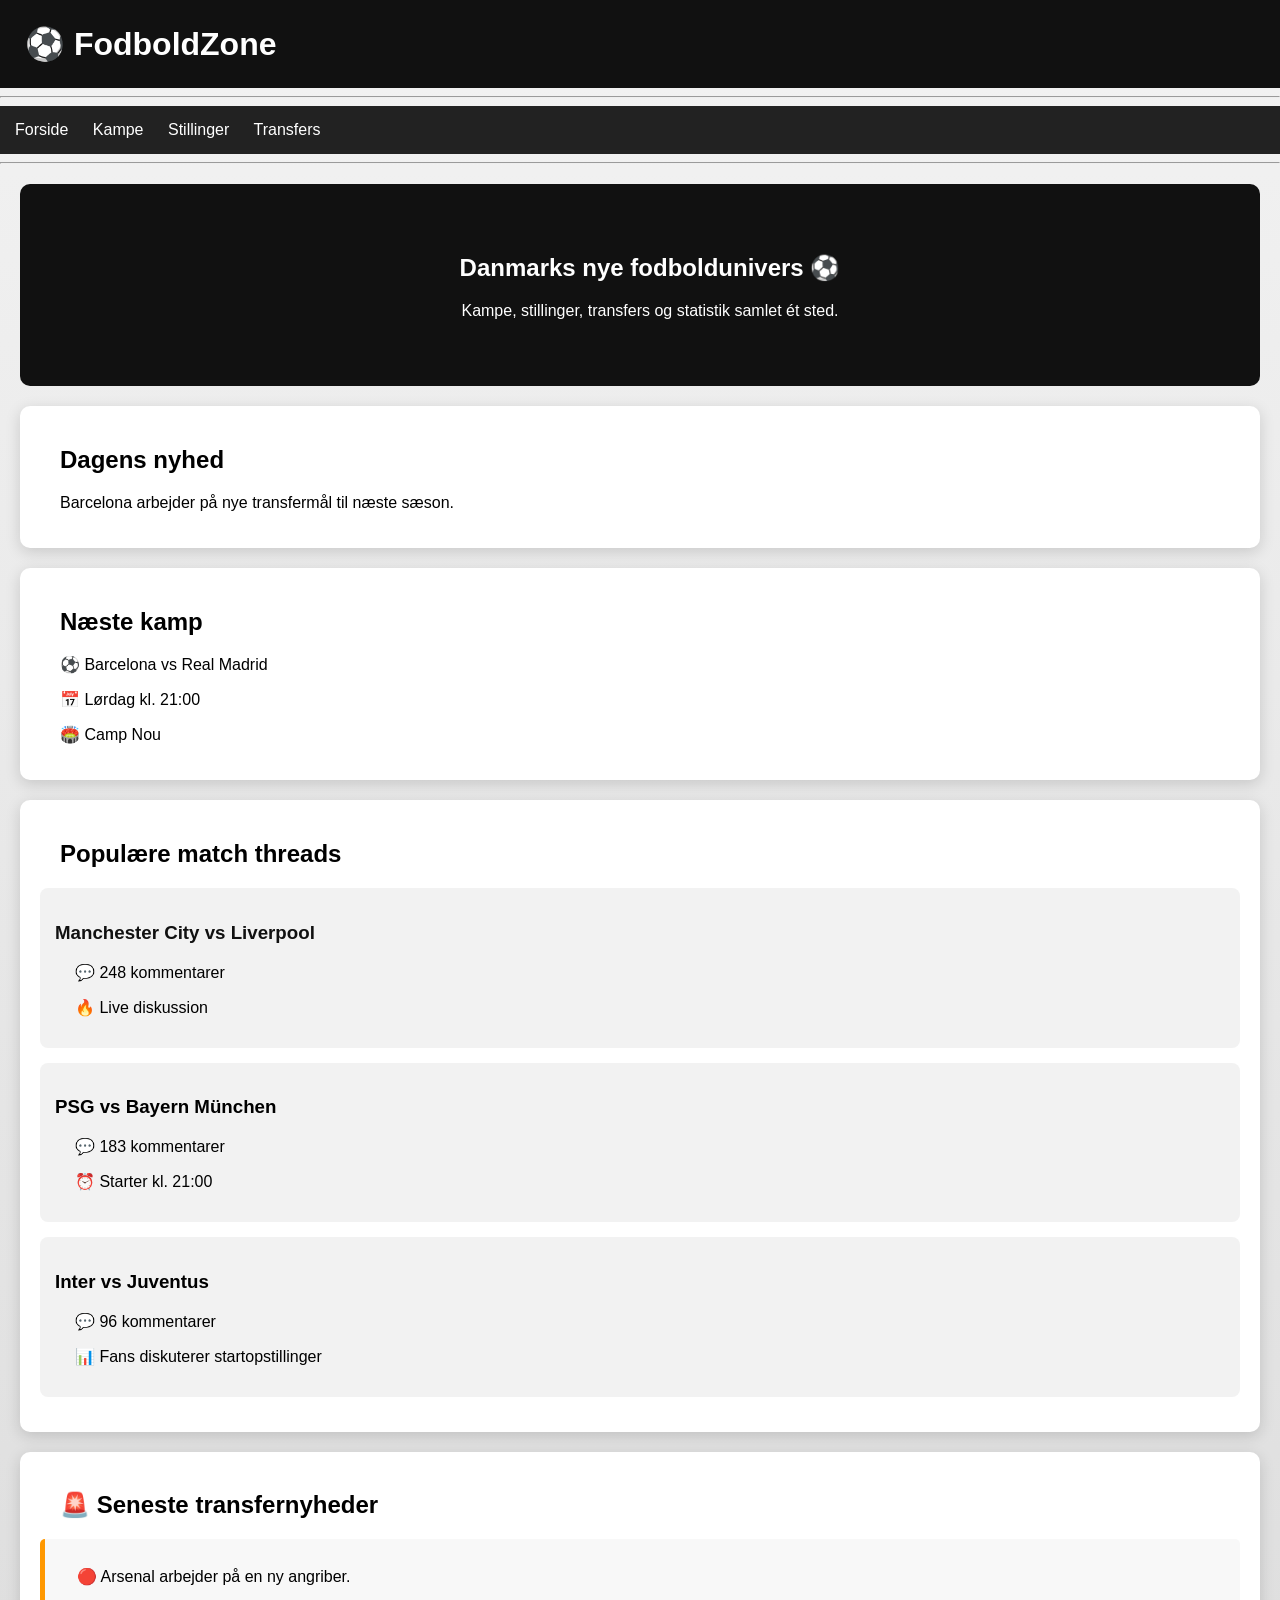
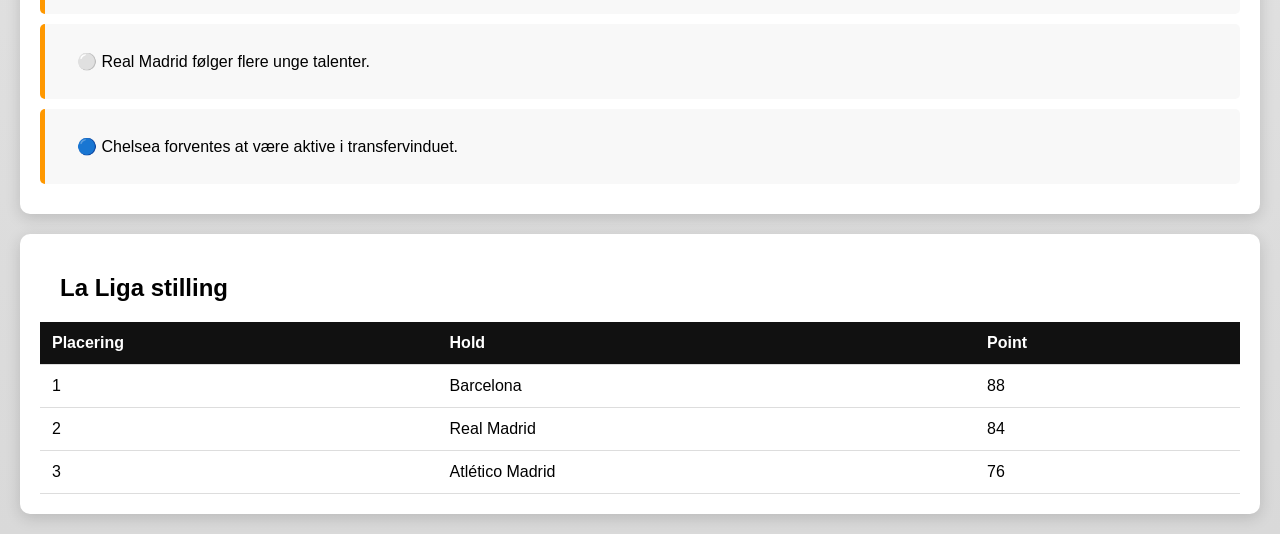
<file: index.html>
<!DOCTYPE html>
<html>

<head>
    <meta charset="UTF-8">
    <title>FodboldZone</title>
    <link rel="stylesheet" href="style.css">
</head>

<body>

    <h1>⚽ FodboldZone</h1>

    <hr>
    <nav>
        <a href="index.html">Forside</a>
        <a href="kampe.html">Kampe</a>
        <a href="stillinger.html">Stillinger</a>
        <a href="transfers.html">Transfers</a>
    </nav>
    <hr>

    <div class="hero">
        <h2>Danmarks nye fodboldunivers ⚽</h2>
        <p>Kampe, stillinger, transfers og statistik samlet ét sted.</p>
    </div>

    <div class="nyhed">
        <h2>Dagens nyhed</h2>

        <p>Barcelona arbejder på nye transfermål til næste sæson.</p>
    </div>
    <div class="kampkort">
        <h2>Næste kamp</h2>

        <p>⚽ Barcelona vs Real Madrid</p>
        <p>📅 Lørdag kl. 21:00</p>
        <p>🏟️ Camp Nou</p>
    </div>
    <div class="threads">
        <h2>Populære match threads</h2>

        <div class="thread">
            <h3><a class="thread-link" href="kamp.html">Manchester City vs Liverpool</a></h3>
            <p>💬 248 kommentarer</p>
            <p>🔥 Live diskussion</p>
        </div>

        <div class="thread">
            <h3>PSG vs Bayern München</h3>
            <p>💬 183 kommentarer</p>
            <p>⏰ Starter kl. 21:00</p>
        </div>

        <div class="thread">
            <h3>Inter vs Juventus</h3>
            <p>💬 96 kommentarer</p>
            <p>📊 Fans diskuterer startopstillinger</p>
        </div>
    </div>
    <div class="transfers">
        <h2>🚨 Seneste transfernyheder</h2>

        <div class="transfer">
            <p>🔴 Arsenal arbejder på en ny angriber.</p>
        </div>

        <div class="transfer">
            <p>⚪ Real Madrid følger flere unge talenter.</p>
        </div>

        <div class="transfer">
            <p>🔵 Chelsea forventes at være aktive i transfervinduet.</p>
        </div>
    </div>
    <div class="ligatabel">
        <h2>La Liga stilling</h2>

        <table>
            <tr>
                <th>Placering</th>
                <th>Hold</th>
                <th>Point</th>
            </tr>
            <tr>
                <td>1</td>
                <td>Barcelona</td>
                <td>88</td>
            </tr>
            <tr>
                <td>2</td>
                <td>Real Madrid</td>
                <td>84</td>
            </tr>
            <tr>
                <td>3</td>
                <td>Atlético Madrid</td>
                <td>76</td>
            </tr>
        </table>
    </div>

</body>

</html>
</file>
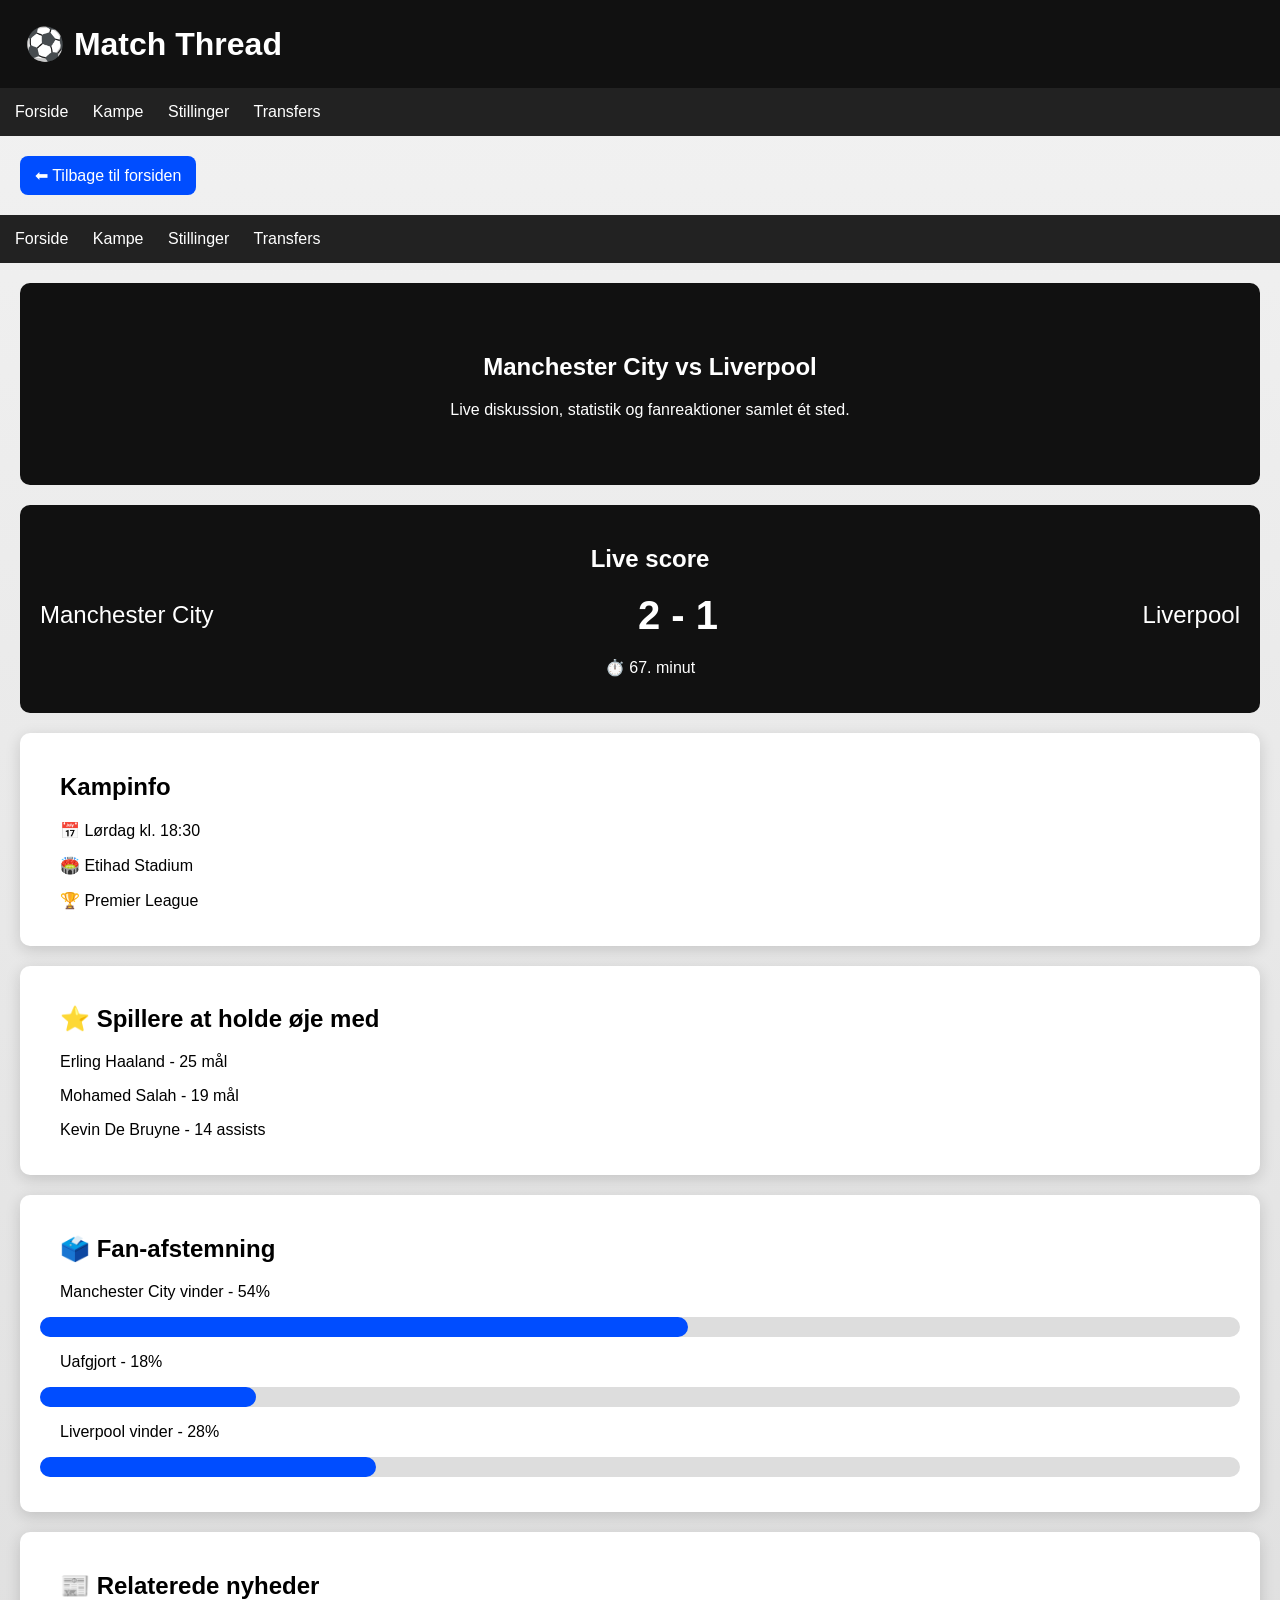
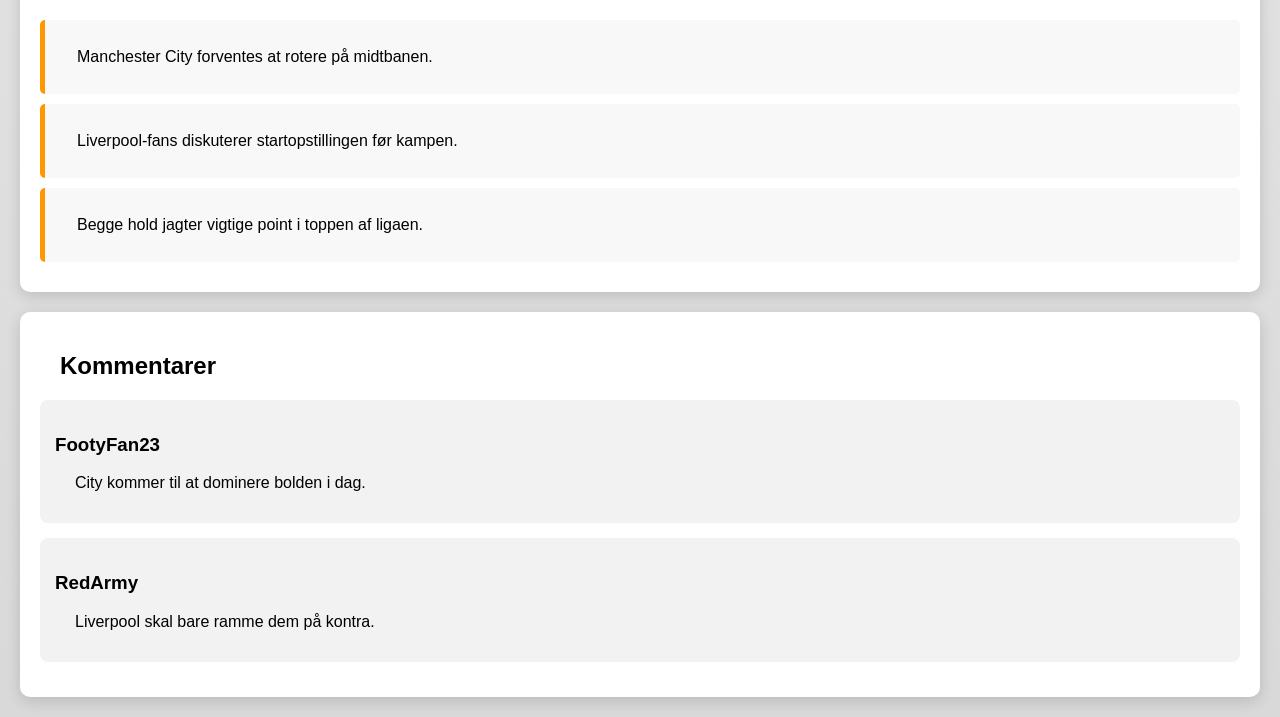
<file: kamp.html>
<!DOCTYPE html>
<html>

<head>
    <meta charset="UTF-8">
    <title>Match Thread</title>
    <link rel="stylesheet" href="style.css">
</head>

<body>

    <h1>⚽ Match Thread</h1>
    <nav>
        <a href="index.html">Forside</a>
        <a href="kampe.html">Kampe</a>
        <a href="stillinger.html">Stillinger</a>
        <a href="transfers.html">Transfers</a>
    </nav>
    <a class="back-button" href="index.html">⬅ Tilbage til forsiden</a>
    <nav>
        <a href="index.html">Forside</a>
        <a href="">Kampe</a>
        <a href="">Stillinger</a>
        <a href="">Transfers</a>
    </nav>

    <div class="hero">
        <h2>Manchester City vs Liverpool</h2>
        <p>Live diskussion, statistik og fanreaktioner samlet ét sted.</p>
    </div>
    <div class="scoreboard">
        <h2>Live score</h2>
        <div class="score">
            <span>Manchester City</span>
            <strong>2 - 1</strong>
            <span>Liverpool</span>
        </div>
        <p>⏱️ 67. minut</p>
    </div>
    <div class="kampkort">
        <h2>Kampinfo</h2>
        <p>📅 Lørdag kl. 18:30</p>
        <p>🏟️ Etihad Stadium</p>
        <p>🏆 Premier League</p>
    </div>
    <div class="kampkort">
        <h2>⭐ Spillere at holde øje med</h2>

        <p>Erling Haaland - 25 mål</p>
        <p>Mohamed Salah - 19 mål</p>
        <p>Kevin De Bruyne - 14 assists</p>
    </div>
    <div class="nyhed">
        <h2>🗳️ Fan-afstemning</h2>

        <p>Manchester City vinder - 54%</p>

        <div class="bar">
            <div class="fill" style="width:54%;"></div>
        </div>

        <p>Uafgjort - 18%</p>

        <div class="bar">
            <div class="fill" style="width:18%;"></div>
        </div>

        <p>Liverpool vinder - 28%</p>

        <div class="bar">
            <div class="fill" style="width:28%;"></div>
        </div>
    </div>
    <div class="transfers">
        <h2>📰 Relaterede nyheder</h2>

        <div class="transfer">
            <p>Manchester City forventes at rotere på midtbanen.</p>
        </div>

        <div class="transfer">
            <p>Liverpool-fans diskuterer startopstillingen før kampen.</p>
        </div>

        <div class="transfer">
            <p>Begge hold jagter vigtige point i toppen af ligaen.</p>
        </div>
    </div>
    <div class="threads">
        <h2>Kommentarer</h2>

        <div class="thread">
            <h3>FootyFan23</h3>
            <p>City kommer til at dominere bolden i dag.</p>
        </div>

        <div class="thread">
            <h3>RedArmy</h3>
            <p>Liverpool skal bare ramme dem på kontra.</p>
        </div>
    </div>

</body>

</html>
</file>
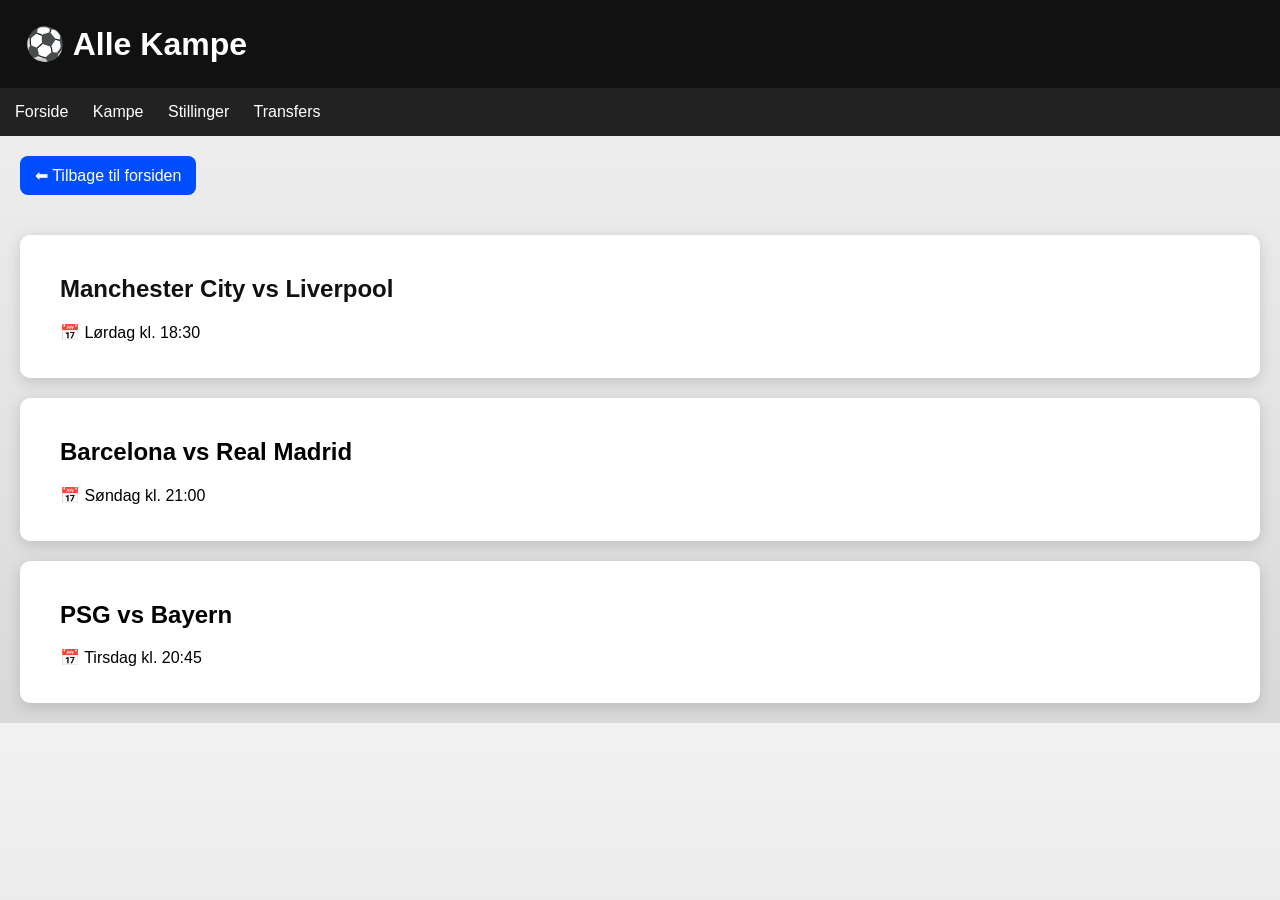
<file: kampe.html>
<!DOCTYPE html>
<html>

<head>
    <meta charset="UTF-8">
    <title>Kampe</title>
    <link rel="stylesheet" href="style.css">
</head>

<body>

    <h1>⚽ Alle Kampe</h1>
    <nav>
        <a href="index.html">Forside</a>
        <a href="kampe.html">Kampe</a>
        <a href="stillinger.html">Stillinger</a>
        <a href="transfers.html">Transfers</a>
    </nav>
    <a class="back-button" href="index.html">⬅ Tilbage til forsiden</a>

    <div class="kampkort">
        <h2><a class="thread-link" href="kamp.html">Manchester City vs Liverpool</a></h2>
        <p>📅 Lørdag kl. 18:30</p>
    </div>

    <div class="kampkort">
        <h2>Barcelona vs Real Madrid</h2>
        <p>📅 Søndag kl. 21:00</p>
    </div>

    <div class="kampkort">
        <h2>PSG vs Bayern</h2>
        <p>📅 Tirsdag kl. 20:45</p>
    </div>

</body>

</html>
</file>
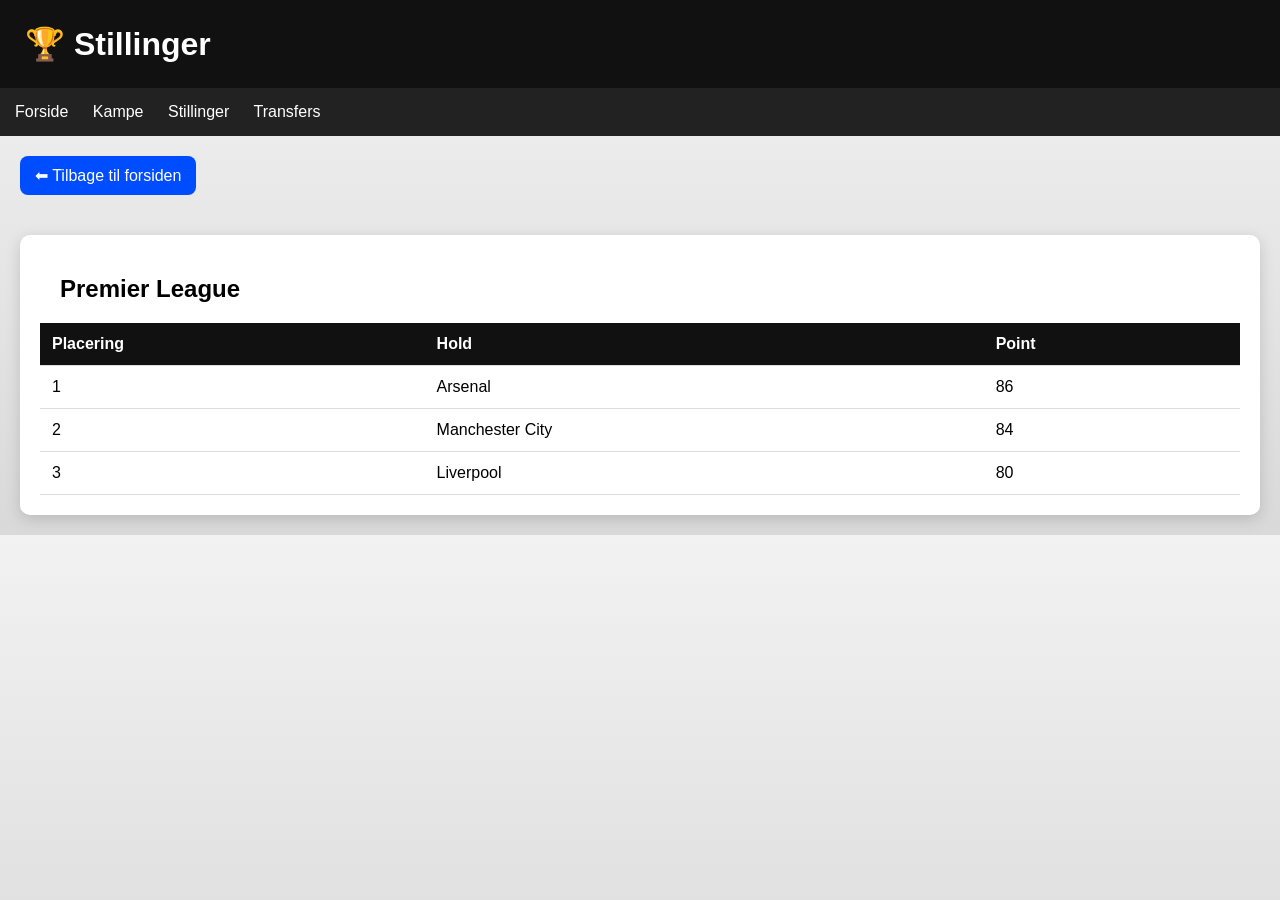
<file: stillinger.html>
<!DOCTYPE html>
<html>

<head>
    <meta charset="UTF-8">
    <title>Stillinger</title>
    <link rel="stylesheet" href="style.css">
</head>

<body>

    <h1>🏆 Stillinger</h1>
    <nav>
        <a href="index.html">Forside</a>
        <a href="kampe.html">Kampe</a>
        <a href="stillinger.html">Stillinger</a>
        <a href="transfers.html">Transfers</a>
    </nav>
    <a class="back-button" href="index.html">⬅ Tilbage til forsiden</a>

    <div class="ligatabel">
        <h2>Premier League</h2>

        <table>
            <tr>
                <th>Placering</th>
                <th>Hold</th>
                <th>Point</th>
            </tr>
            <tr>
                <td>1</td>
                <td>Arsenal</td>
                <td>86</td>
            </tr>
            <tr>
                <td>2</td>
                <td>Manchester City</td>
                <td>84</td>
            </tr>
            <tr>
                <td>3</td>
                <td>Liverpool</td>
                <td>80</td>
            </tr>
        </table>
    </div>

</body>

</html>
</file>
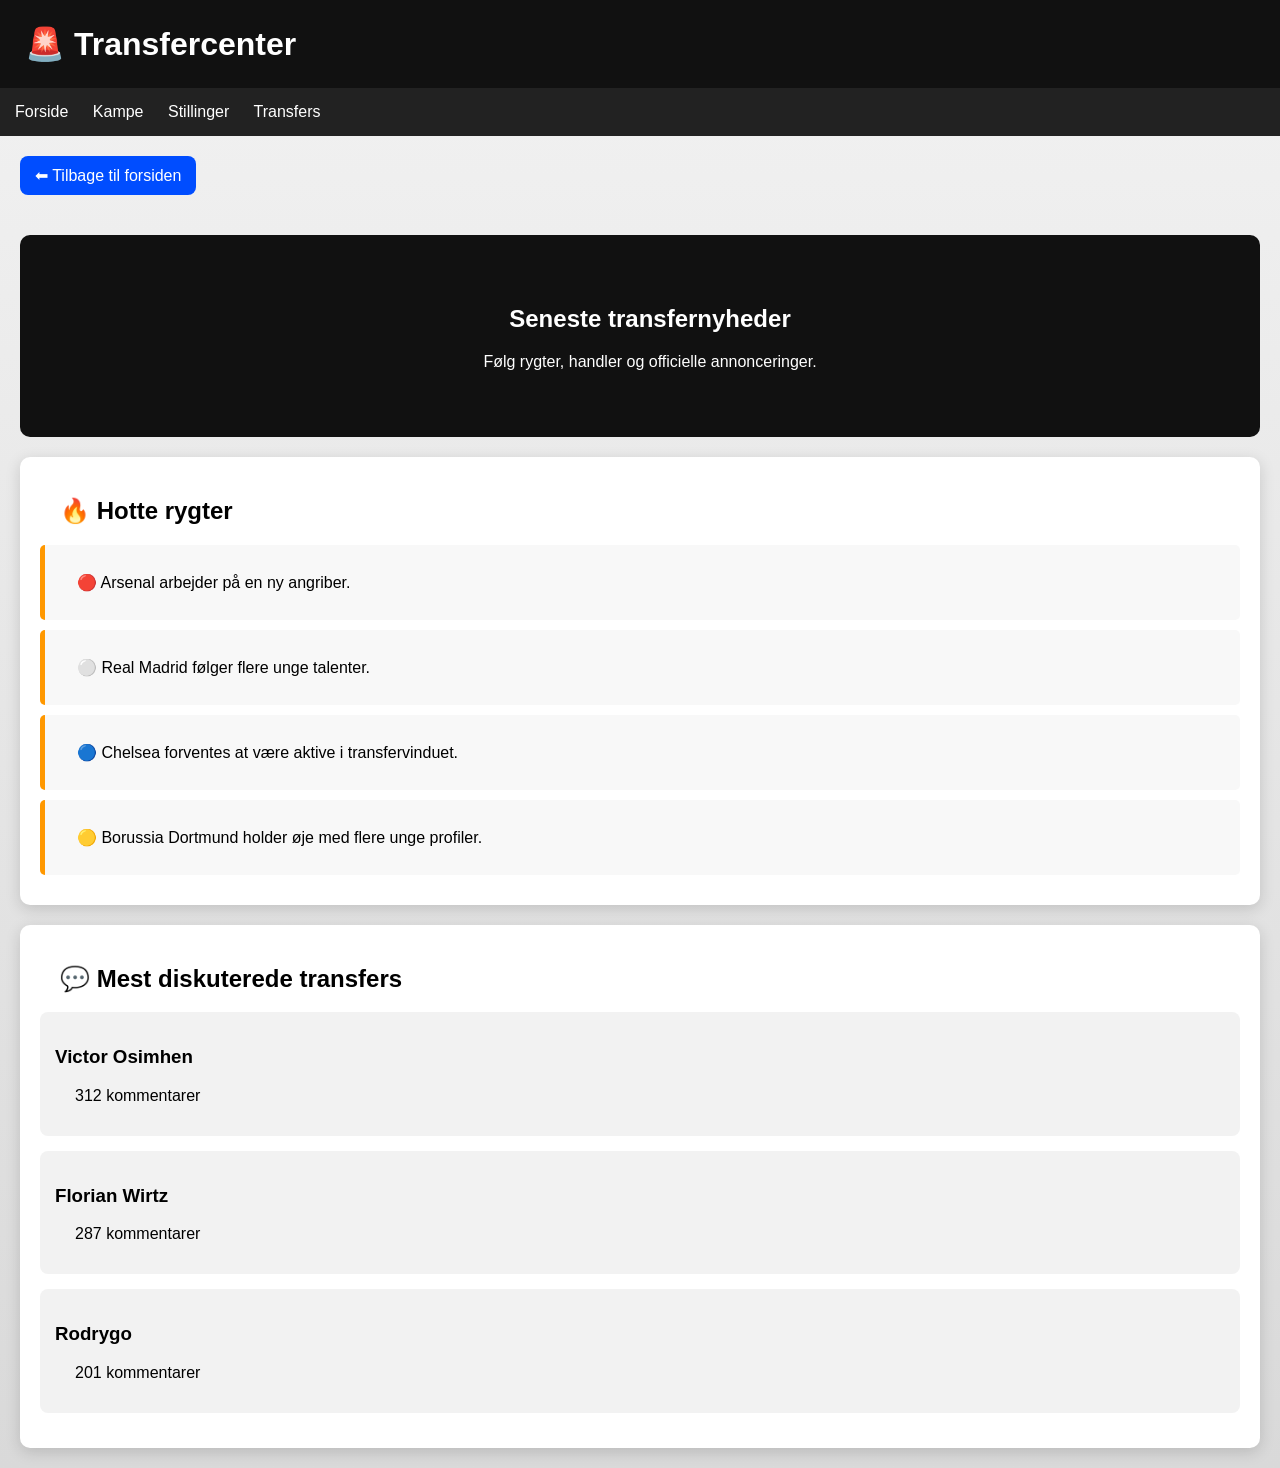
<file: transfers.html>
<!DOCTYPE html>
<html>

<head>
    <meta charset="UTF-8">
    <title>Transfers</title>
    <link rel="stylesheet" href="style.css">
</head>

<body>

    <h1>🚨 Transfercenter</h1>
    <nav>
        <a href="index.html">Forside</a>
        <a href="kampe.html">Kampe</a>
        <a href="stillinger.html">Stillinger</a>
        <a href="transfers.html">Transfers</a>
    </nav>
    <a class="back-button" href="index.html">⬅ Tilbage til forsiden</a>

    <div class="hero">
        <h2>Seneste transfernyheder</h2>
        <p>Følg rygter, handler og officielle annonceringer.</p>
    </div>

    <div class="transfers">
        <h2>🔥 Hotte rygter</h2>

        <div class="transfer">
            <p>🔴 Arsenal arbejder på en ny angriber.</p>
        </div>

        <div class="transfer">
            <p>⚪ Real Madrid følger flere unge talenter.</p>
        </div>

        <div class="transfer">
            <p>🔵 Chelsea forventes at være aktive i transfervinduet.</p>
        </div>

        <div class="transfer">
            <p>🟡 Borussia Dortmund holder øje med flere unge profiler.</p>
        </div>
    </div>

    <div class="threads">
        <h2>💬 Mest diskuterede transfers</h2>

        <div class="thread">
            <h3>Victor Osimhen</h3>
            <p>312 kommentarer</p>
        </div>

        <div class="thread">
            <h3>Florian Wirtz</h3>
            <p>287 kommentarer</p>
        </div>

        <div class="thread">
            <h3>Rodrygo</h3>
            <p>201 kommentarer</p>
        </div>
    </div>

</body>

</html>
</file>
<file: style.css>
body {
    margin: 0;
    font-family: Arial, sans-serif;
    background: linear-gradient(to bottom, #f2f2f2, #d9d9d9);
}

h1 {
    background-color: #111;
    color: white;
    padding: 25px;
    margin: 0;
}

a {
    color: white;
    text-decoration: none;
    margin-right: 20px;
    transition: 0.3s;
}

a:hover {
    color: gold;
}

nav {
    background-color: #222;
    padding: 15px;
}

h2 {
    margin-left: 20px;
}

p {
    margin-left: 20px;
}

.nyhed {
    background-color: white;
    margin: 20px;
    padding: 20px;
    border-radius: 10px;
}

.kampkort {
    background-color: white;
    margin: 20px;
    padding: 20px;
    border-radius: 10px;
}

.ligatabel {
    background-color: white;
    margin: 20px;
    padding: 20px;
    border-radius: 10px;
}

table {
    width: 100%;
    border-collapse: collapse;
}

th {
    background-color: #111;
    color: white;
}

th,
td {
    padding: 12px;
    border-bottom: 1px solid #ddd;
    text-align: left;
}

.nyhed,
.kampkort,
.ligatabel {
    box-shadow: 0 4px 15px rgba(0, 0, 0, 0.15);
    transition: 0.3s;
}

.nyhed:hover,
.kampkort:hover,
.ligatabel:hover {
    transform: translateY(-5px);
}

.hero {
    background-color: #111;
    color: white;
    text-align: center;
    padding: 50px;
    margin: 20px;
    border-radius: 10px;
}

.threads {
    background-color: white;
    margin: 20px;
    padding: 20px;
    border-radius: 10px;
    box-shadow: 0 4px 15px rgba(0, 0, 0, 0.15);
}

.thread {
    background-color: #f2f2f2;
    margin: 15px 0;
    padding: 15px;
    border-radius: 8px;
    transition: 0.3s;
}

.thread:hover {
    transform: translateX(5px);
    background-color: #e6e6e6;
}

.transfers {
    background-color: white;
    margin: 20px;
    padding: 20px;
    border-radius: 10px;
    box-shadow: 0 4px 15px rgba(0, 0, 0, 0.15);
}

.transfer {
    background-color: #f8f8f8;
    margin: 10px 0;
    padding: 12px;
    border-left: 5px solid #ff9800;
    border-radius: 5px;
    transition: 0.3s;
}

.transfer:hover {
    background-color: #eeeeee;
}

.thread-link {
    color: #111;
    text-decoration: none;
}

.thread-link:hover {
    color: #004dff;
}

.scoreboard {
    background-color: #111;
    color: white;
    margin: 20px;
    padding: 20px;
    border-radius: 10px;
    text-align: center;
}

.score {
    display: flex;
    justify-content: space-between;
    align-items: center;
    font-size: 24px;
    margin: 20px 0;
}

.score strong {
    font-size: 40px;
}

.bar {
    width: 100%;
    height: 20px;
    background-color: #ddd;
    border-radius: 10px;
    margin-bottom: 15px;
}

.fill {
    height: 100%;
    background-color: #004dff;
    border-radius: 10px;
}

.back-button {
    display: inline-block;
    margin: 20px;
    padding: 10px 15px;
    background-color: #004dff;
    color: white;
    text-decoration: none;
    border-radius: 8px;
}

.back-button:hover {
    background-color: #0033aa;
}
</file>
